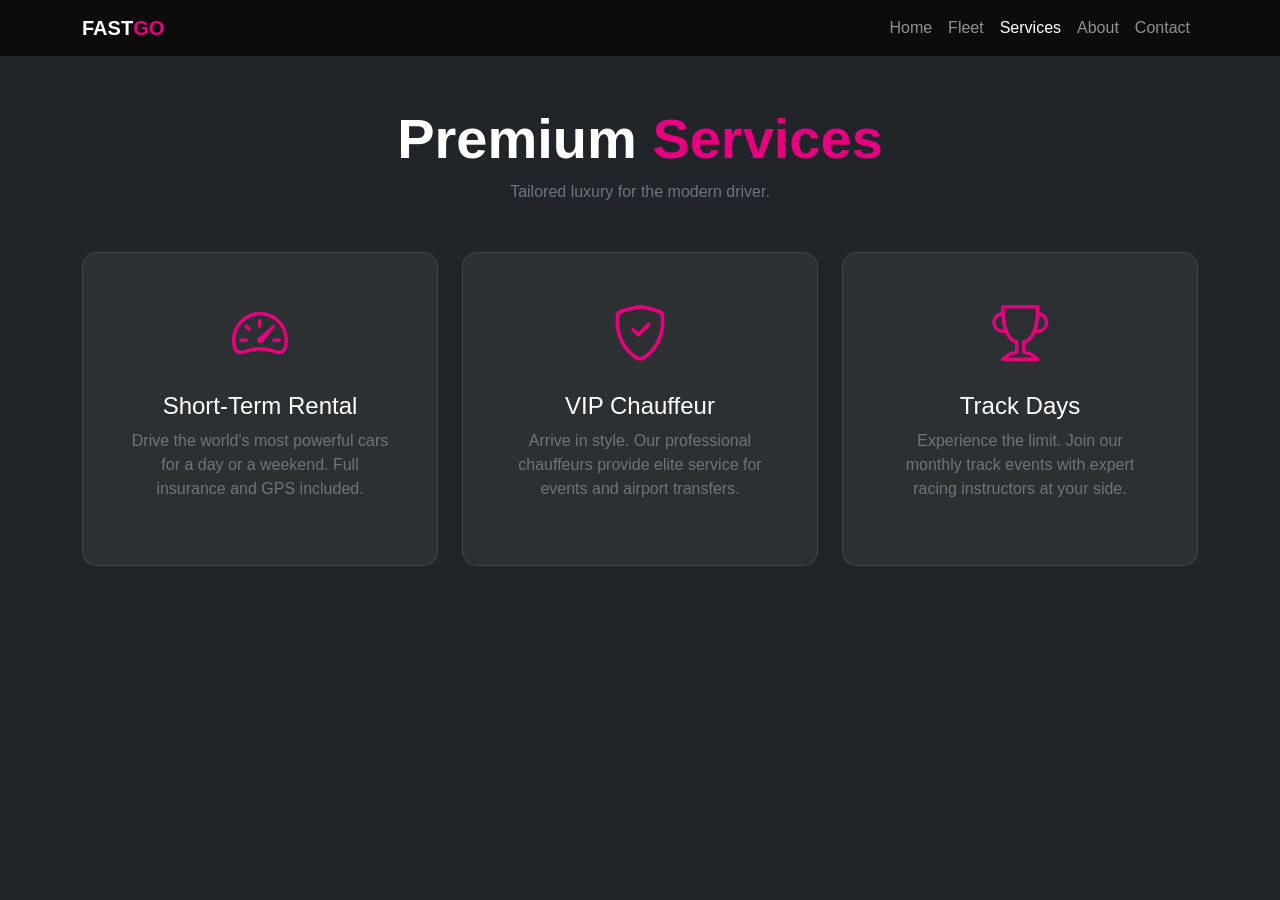
<file: services.html>
<!DOCTYPE html>
<html lang="en">
<head>
    <meta charset="UTF-8">
    <meta name="viewport" content="width=device-width, initial-scale=1.0">
    <title>FastGo | Our Services</title>
    <!-- Bootstrap CSS -->
    <link href="https://cdn.jsdelivr.net/npm/bootstrap@5.3.0/dist/css/bootstrap.min.css" rel="stylesheet">
    <!-- Bootstrap Icons (Fixes your missing icons) -->
    <link rel="stylesheet" href="https://cdn.jsdelivr.net/npm/bootstrap-icons@1.11.1/font/bootstrap-icons.css">
    <link rel="stylesheet" href="style.css">
</head>
<body class="bg-dark text-white">
    <nav class="navbar navbar-expand-lg navbar-dark sticky-top bg-glass">
        <div class="container">
            <a class="navbar-brand fw-bold" href="index.html">FAST<span class="text-pink">GO</span></a>
            <!-- The button below needs the JS at the bottom to work -->
            <button class="navbar-toggler" type="button" data-bs-toggle="collapse" data-bs-target="#navbarNav">
                <span class="navbar-toggler-icon"></span>
            </button>
            <div class="collapse navbar-collapse" id="navbarNav">
                <ul class="navbar-nav ms-auto">
                    <li class="nav-item"><a class="nav-link" href="index.html">Home</a></li>
                    <li class="nav-item"><a class="nav-link" href="cars.html">Fleet</a></li>
                    <li class="nav-item"><a class="nav-link active" href="services.html">Services</a></li>
                    <li class="nav-item"><a class="nav-link" href="about.html">About</a></li>
                    <li class="nav-item"><a class="nav-link" href="contact.html">Contact</a></li>
                </ul>
            </div>
        </div>
    </nav>

    <div class="container py-5">
        <header class="text-center mb-5">
            <h2 class="display-4 fw-bold">Premium <span class="text-pink">Services</span></h2>
            <p class="text-secondary">Tailored luxury for the modern driver.</p>
        </header>

        <div class="row g-4">
            <div class="col-md-4">
                <div class="car-card p-5 h-100 text-center">
                    <div class="mb-4"><i class="bi bi-speedometer2 display-4 text-pink"></i></div>
                    <h3 class="h4">Short-Term Rental</h3>
                    <p class="text-secondary">Drive the world's most powerful cars for a day or a weekend. Full insurance and GPS included.</p>
                </div>
            </div>
            <div class="col-md-4">
                <div class="car-card p-5 h-100 text-center">
                    <div class="mb-4"><i class="bi bi-shield-check display-4 text-pink"></i></div>
                    <h3 class="h4">VIP Chauffeur</h3>
                    <p class="text-secondary">Arrive in style. Our professional chauffeurs provide elite service for events and airport transfers.</p>
                </div>
            </div>
            <div class="col-md-4">
                <div class="car-card p-5 h-100 text-center">
                    <div class="mb-4"><i class="bi bi-trophy display-4 text-pink"></i></div>
                    <h3 class="h4">Track Days</h3>
                    <p class="text-secondary">Experience the limit. Join our monthly track events with expert racing instructors at your side.</p>
                </div>
            </div>
        </div>
    </div>

    <!-- CRITICAL: This script makes the navbar button work! -->
    <script src="https://cdn.jsdelivr.net/npm/bootstrap@5.3.0/dist/js/bootstrap.bundle.min.js"></script>
</body>
</html>
</file>
<file: style.css>
:root {
    --pink: #e6007f;
    --dark: #0a0a0a;
}

body {
    background-color: var(--dark);
    font-family: 'Segoe UI', Tahoma, Geneva, Verdana, sans-serif;
}

.text-pink { color: var(--pink); }

.bg-glass {
    background: rgba(10, 10, 10, 0.9);
    backdrop-filter: blur(10px);
    border-bottom: 1px solid rgba(255, 255, 255, 0.1);
}

/* Fixed Animation - Ensures visibility */
.car-wrapper {
    position: relative;
    width: 100%;
    max-width: 800px;
    margin: 0 auto;
    min-height: 300px;
}

.flying-car {
    width: 100%;
    height: auto;
    filter: drop-shadow(0 0 15px var(--pink));
    animation: carFadeSlide 1.5s ease-out forwards;
}

@keyframes carFadeSlide {
    0% { transform: translateX(100px); opacity: 0; }
    100% { transform: translateX(0); opacity: 1; }
}

/* Grid & Cards */
.car-card {
    background: rgba(255, 255, 255, 0.05);
    border: 1px solid rgba(255, 255, 255, 0.1);
    border-radius: 15px;
    transition: transform 0.3s ease;
}

.car-card:hover {
    transform: translateY(-10px);
    border-color: var(--pink);
}

.car-card img {
    width: 100%;
    height: 200px;
    object-fit: cover;
    border-radius: 10px;
}
</file>
